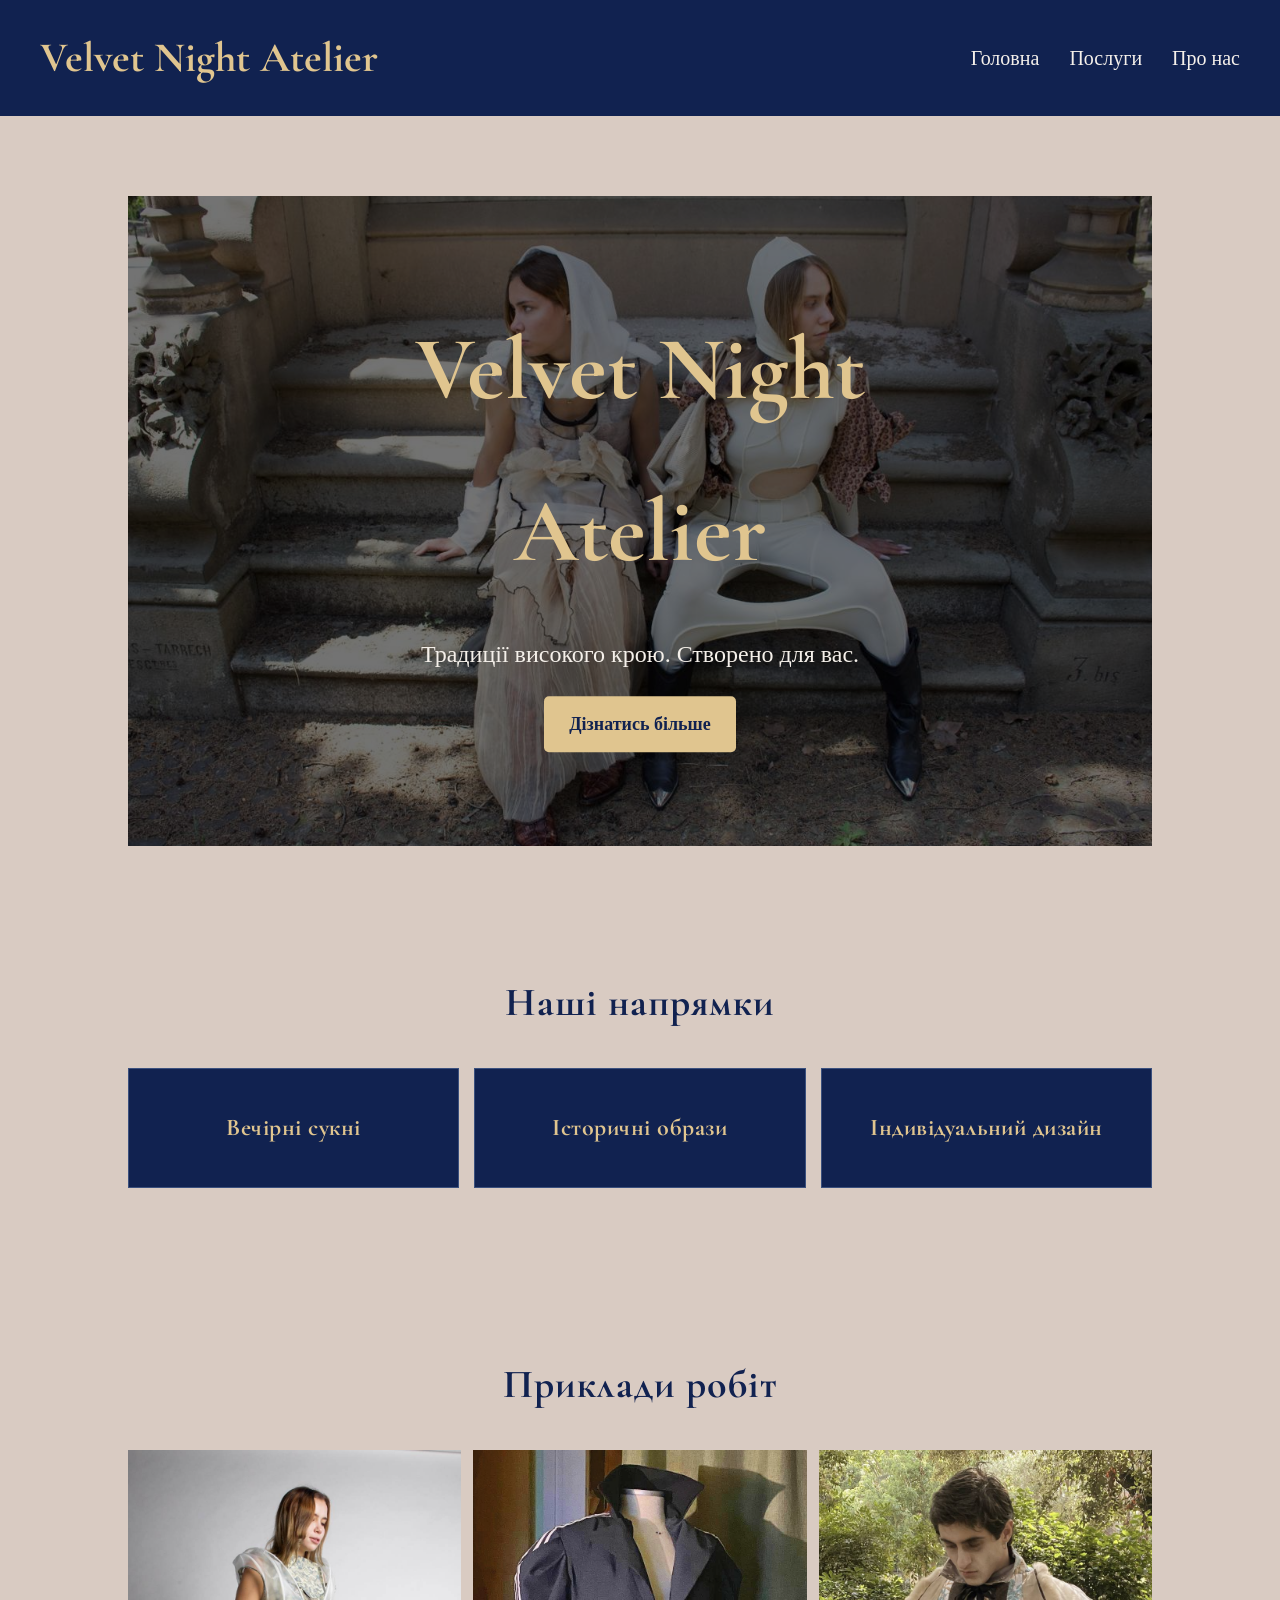
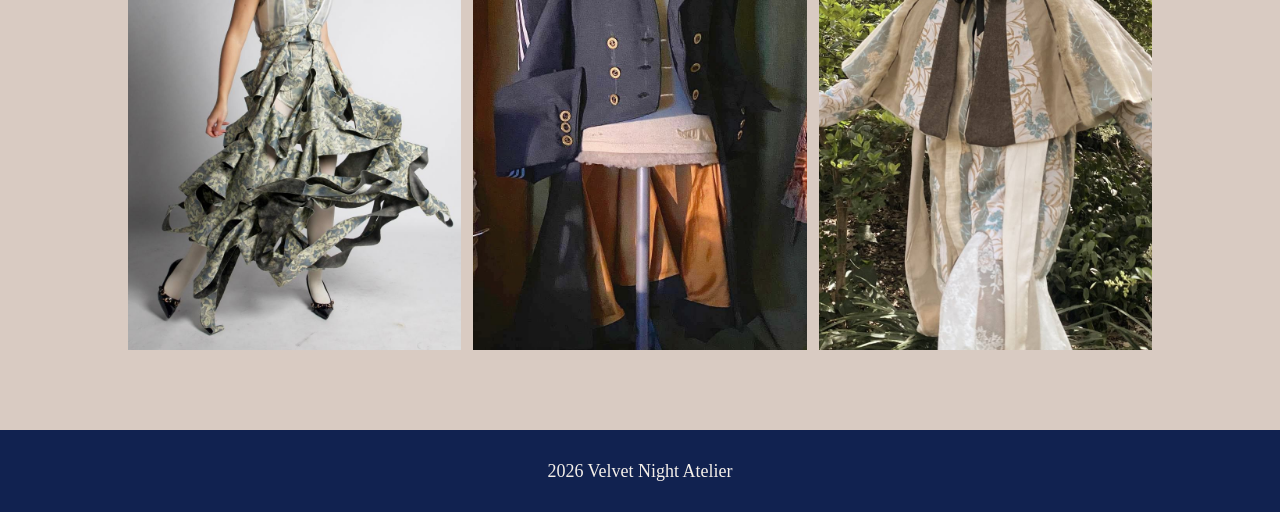
<file: index.html>
<!DOCTYPE html>
<html lang="uk">
<head>
    <meta charset="UTF-8">
    <meta name="viewport" content="width=device-width, initial-scale=1.0">
    <title>Velvet Night Atelier</title>
    <link rel="preconnect" href="https://fonts.googleapis.com">
    <link rel="preconnect" href="https://fonts.gstatic.com" crossorigin>
    <link href="https://fonts.googleapis.com/css2?family=Cormorant+Garamond:wght@300;400;600;700&family=Lora:wght@400;500&display=swap" rel="stylesheet">
    <link rel="stylesheet" href="style.css">
</head>
<body>

<header>
    <div class="logo">Velvet Night Atelier</div>
    <nav>
        <ul>
            <li><a href="index.html">Головна</a></li>
            <li><a href="services.html">Послуги</a></li>
            <li><a href="about.html">Про нас</a></li>
        </ul>
    </nav>
</header>

<section class="hero">
    <img src="images/5.jpg" alt="Ательє">
    <div class="hero-text">
        <h1>Velvet Night Atelier</h1>
        <p>Традиції високого крою. Створено для вас.</p>
        <a href="about.html" class="button">Дізнатись більше</a>
    </div> </section>

<section class="intro">
    <h2>Наші напрямки</h2>
    <div class="features">
        <div><h3>Вечірні сукні</h3></div>
        <div><h3>Історичні образи</h3></div>
        <div><h3>Індивідуальний дизайн</h3></div>
    </div>
</section>

<section class="gallery">
    <h2>Приклади робіт</h2>
    <div class="gallery-grid">
        <img src="images/7.jpg" alt="Робота 1">
        <img src="images/1.jpg" alt="Робота 2">
        <img src="images/6.jpg" alt="Робота 3">
    </div>
</section>

<footer>
    <p>2026 Velvet Night Atelier</p>
</footer>

<script src="script.js"></script>
</body>
</html>
</file>
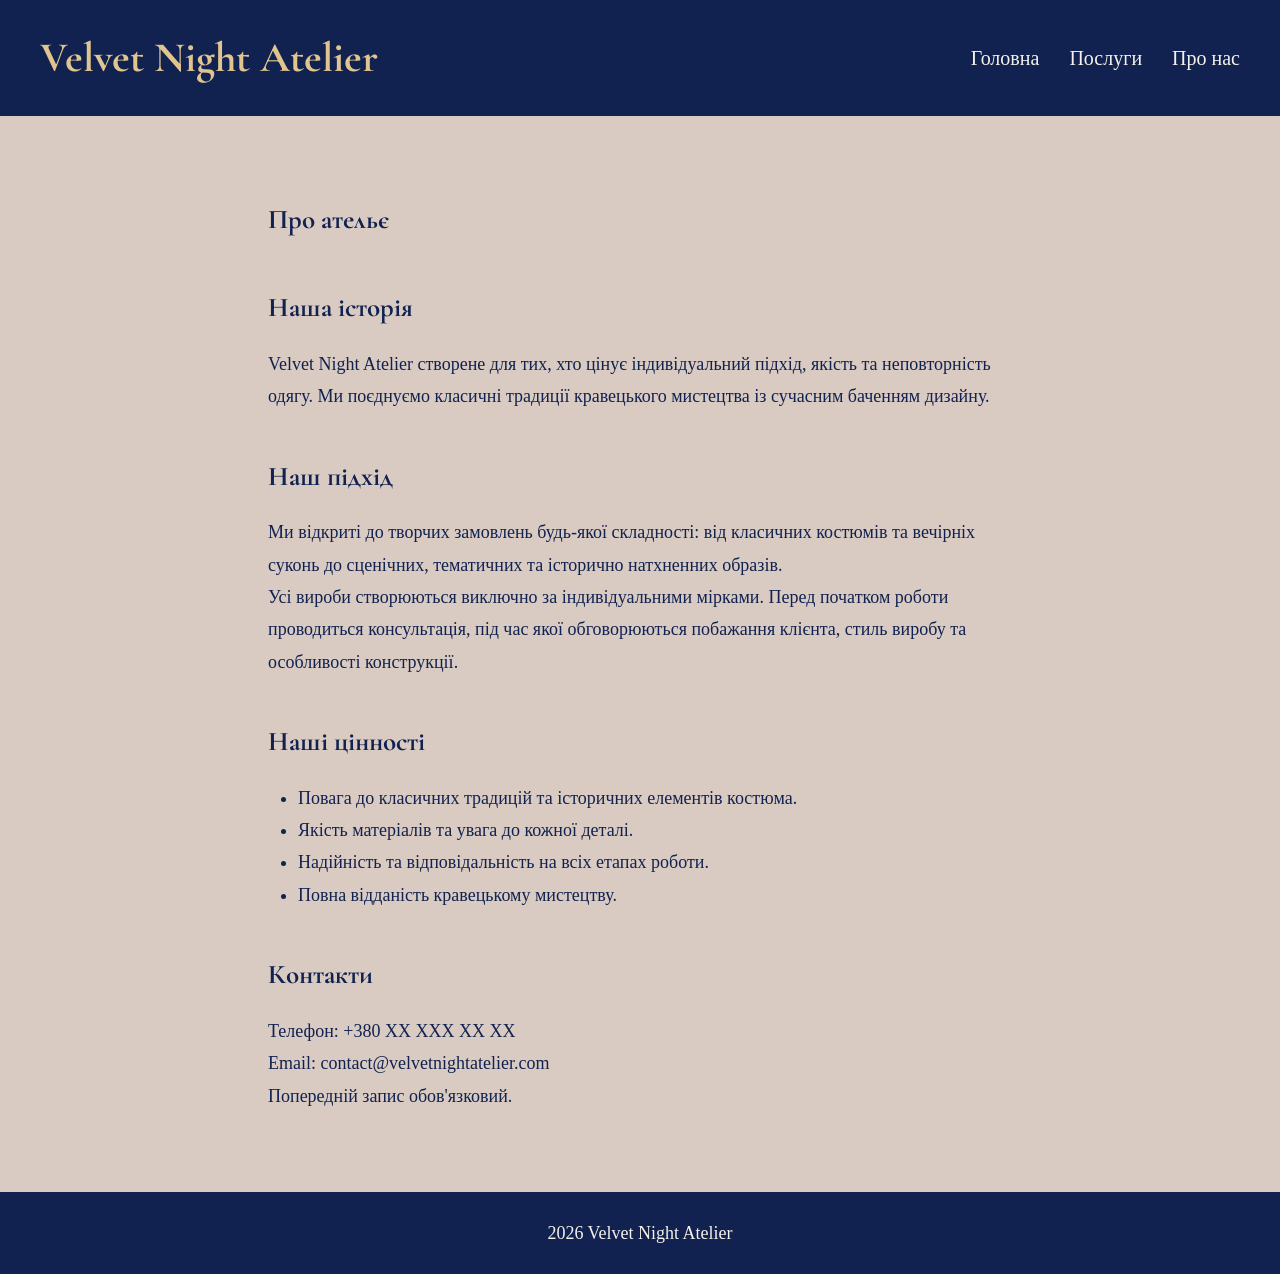
<file: about.html>
<!DOCTYPE html>
<html lang="uk">
<head>
    <meta charset="UTF-8">
    <meta name="viewport" content="width=device-width, initial-scale=1.0">
    <title>Про нас</title>
    <link rel="preconnect" href="https://fonts.googleapis.com">
    <link rel="preconnect" href="https://fonts.gstatic.com" crossorigin>
    <link href="https://fonts.googleapis.com/css2?family=Cormorant+Garamond:wght@300;400;600;700&family=Lora:wght@400;500&display=swap" rel="stylesheet">
    <link rel="stylesheet" href="style.css">
</head>
<body>

<header>
    <div class="logo">Velvet Night Atelier</div>
    <nav>
        <ul>
            <li><a href="index.html">Головна</a></li>
            <li><a href="services.html">Послуги</a></li>
            <li><a href="about.html">Про нас</a></li>
        </ul>
    </nav>
</header>

<section class="about">
    <h1>Про ательє</h1>

    <h2>Наша історія</h2>
    <p>Velvet Night Atelier створене для тих, хто цінує індивідуальний підхід, якість та неповторність одягу. Ми поєднуємо класичні традиції кравецького мистецтва із сучасним баченням дизайну.</p>

    <h2>Наш підхід</h2>
    <p>Ми відкриті до творчих замовлень будь-якої складності: від класичних костюмів та вечірніх суконь до сценічних, тематичних та історично натхненних образів.</p>
    <p>Усі вироби створюються виключно за індивідуальними мірками. Перед початком роботи проводиться консультація, під час якої обговорюються побажання клієнта, стиль виробу та особливості конструкції.</p>

    <h2>Наші цінності</h2>
    <ul>
        <li>Повага до класичних традицій та історичних елементів костюма.</li>
        <li>Якість матеріалів та увага до кожної деталі.</li>
        <li>Надійність та відповідальність на всіх етапах роботи.</li>
        <li>Повна відданість кравецькому мистецтву.</li>
          </ul>

    <h2>Контакти</h2>
    <p>Телефон: +380 XX XXX XX XX</p>
    <p>Email: contact@velvetnightatelier.com</p>
    <p>Попередній запис обов'язковий.</p>
</section>

<footer>
    <p>2026 Velvet Night Atelier</p>
</footer>

<script src="script.js"></script>
</body>
</html>
</file>
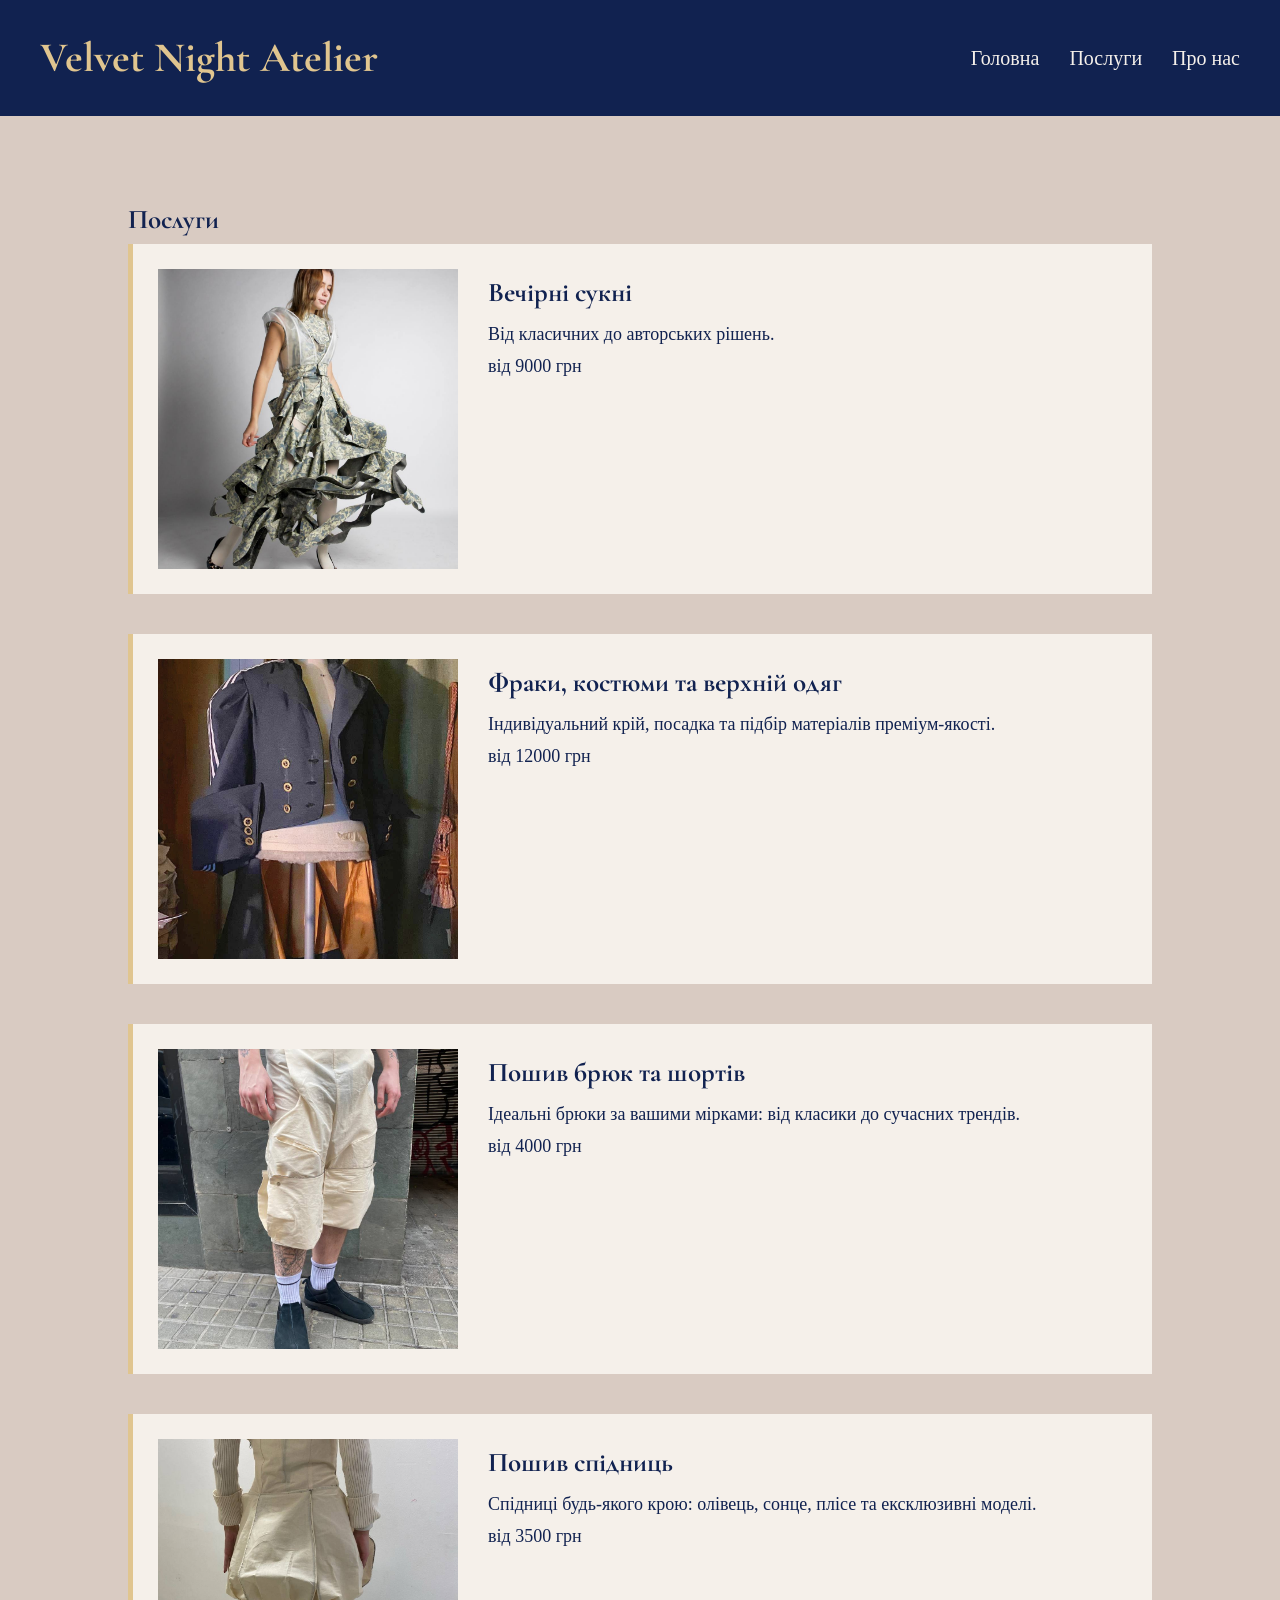
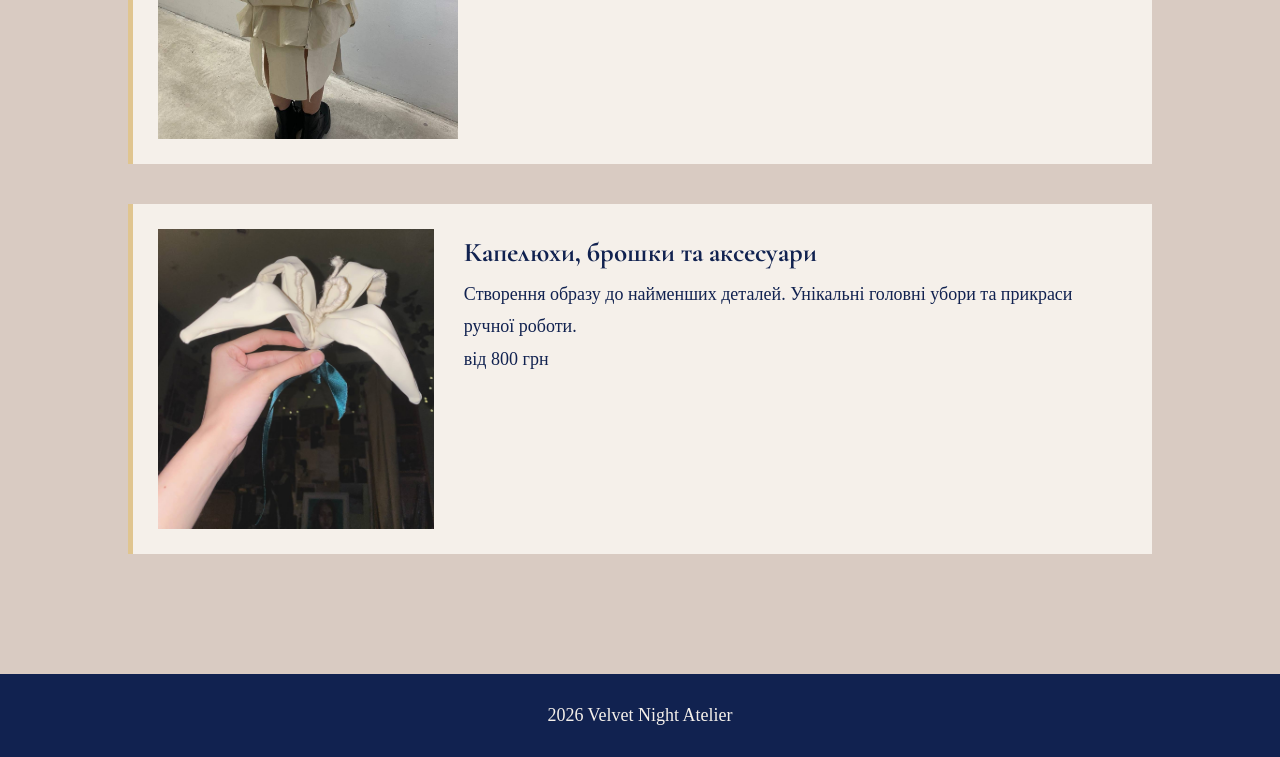
<file: services.html>
<!DOCTYPE html>
<html lang="uk">
<head>
    <meta charset="UTF-8">
    <meta name="viewport" content="width=device-width, initial-scale=1.0">
    <title>Послуги</title>
    <link rel="preconnect" href="https://fonts.googleapis.com">
    <link rel="preconnect" href="https://fonts.gstatic.com" crossorigin>
    <link href="https://fonts.googleapis.com/css2?family=Cormorant+Garamond:wght@300;400;600;700&family=Lora:wght@400;500&display=swap" rel="stylesheet">
    <link rel="stylesheet" href="style.css">
</head>
<body>

<header>
    <div class="logo">Velvet Night Atelier</div>
    <nav>
        <ul>
            <li><a href="index.html">Головна</a></li>
            <li><a href="services.html">Послуги</a></li>
            <li><a href="about.html">Про нас</a></li>
        </ul>
    </nav>
</header>

<section class="services-page">
    <h1>Послуги</h1>

    <div class="service-card">
        <img src="images/7.jpg" alt="Вечірні сукні">
        <div class="service-content">
            <h2>Вечірні сукні</h2>
            <p>Від класичних до авторських рішень.</p>
            <p class="price">від 9000 грн</p>
        </div>
    </div>

    <div class="service-card">
        <img src="images/1.jpg" alt="Пошив фраків, костюмів та верхнього одягу">
        <div class="service-content">
            <h2>Фраки, костюми та верхній одяг</h2>
            <p>Індивідуальний крій, посадка та підбір матеріалів преміум-якості.</p>
            <p class="price">від 12000 грн</p>
        </div>
    </div>

    <div class="service-card">
        <img src="images/3.jpg" alt="Пошив брюк">
        <div class="service-content">
            <h2>Пошив брюк та шортів</h2>
            <p>Ідеальні брюки за вашими мірками: від класики до сучасних трендів.</p>
            <p class="price">від 4000 грн</p>
        </div>
    </div>

    <div class="service-card">
        <img src="images/2.jpg" alt="Пошив спідниць">
        <div class="service-content">
            <h2>Пошив спідниць</h2>
            <p>Спідниці будь-якого крою: олівець, сонце, плісе та ексклюзивні моделі.</p>
            <p class="price">від 3500 грн</p>
        </div>
    </div>

    <div class="service-card">
        <img src="images/4.jpg" alt="Капелюхи та аксесуари">
        <div class="service-content">
            <h2>Капелюхи, брошки та аксесуари</h2>
            <p>Створення образу до найменших деталей. Унікальні головні убори та прикраси ручної роботи.</p>
            <p class="price">від 800 грн</p>
        </div>
    </div>
</section>

<footer>
    <p>2026 Velvet Night Atelier</p>
</footer>

<script src="script.js"></script>
</body>
</html>
</file>
<file: style.css>
* {
    margin: 0;
    padding: 0;
    box-sizing: border-box;
}

body {
    background: #D9CBC2;
    color: #112250;
    font-family: 'Georgia', serif;
    font-size: 18px;
    line-height: 1.8;
}

header {
    background: #112250;
    padding: 20px 40px;
    display: flex;
    justify-content: space-between;
    align-items: center;
}

.logo {
    font-family: 'Cormorant Garamond', serif;
    font-size: 42px;
    color: #E0C58F;
    font-weight: 700; 
}

nav ul {
    display: flex;
    gap: 30px;
    list-style: none;
}

nav a {
    text-decoration: none;
    color: #F5F0EA;
    font-size: 20px;
    transition: 0.3s;      
    display: inline-block;  
}

nav a:hover {
    color: #E0C58F;
}

.hero {
    position: relative;
    height: 90vh;
    overflow: hidden;
}

.hero img {
    width: 100%;
    height: 100%;
    object-fit: cover;
    filter: brightness(45%);
}

.hero-text {
    position: absolute;
    top: 50%;
    left: 50%;
    transform: translate(-50%, -50%);
    text-align: center;
    color: #F5F0EA;
}

.hero-text h1 {
    font-size: 90px;
    font-family: 'Cormorant Garamond', serif;
    color: #E0C58F;
}

.hero-text p {
    font-size: 24px;
    margin: 20px 0;
}

.button {
    display: inline-block;
    padding: 12px 25px;
    background: #E0C58F;
    color: #112250;
    text-decoration: none;
    border-radius: 5px;
    font-weight: bold;
    transition: 0.3s;
}

.button:hover {
    background: #3B507D;
    color: #F5F0EA;
}

section {
    padding: 80px 10%;
}

.intro {
    padding-top: 40px; 
}

h1, h2, h3 {
    font-family: 'Cormorant Garamond', serif;
    color: #112250;
}

.intro h2,
.gallery h2 {
    text-align: center;
    margin-bottom: 30px;
    font-size: 40px;    
    font-weight: 700;   
    letter-spacing: 1px;
}

.features {
    display: grid;
    grid-template-columns: repeat(3, 1fr); 
    gap: 15px;          
}

.features div {
    background: #112250; 
    padding: 40px 20px; 
    text-align: center;
    border: 1px solid #3B507D;
    display: flex;
    align-items: center;
    justify-content: center;
    min-height: 120px;  
}

.features div h3 {
    font-family: 'Cormorant Garamond', serif;
    font-size: 24px;      
    font-weight: 700;     
    line-height: 1.4;     
    letter-spacing: 0.5px;
    color: #E0C58F;     
}

.gallery-grid {
    display: grid;
    grid-template-columns: repeat(3, 1fr);
    gap: 12px;
}

.gallery-grid img {
    width: 100%;
    height: 500px;
    object-fit: cover;
}

.service-card {
    display: flex;
    gap: 30px;
    margin-bottom: 40px;
    background: #F5F0EA;
    padding: 25px;
    border-left: 5px solid #E0C58F;
}

.service-card img {
    width: 300px;
    height: 300px;
    object-fit: cover;
}

.no-image {
    justify-content: center;
    text-align: center;
}

.about {
    max-width: 1000px;
    margin: auto;
}

.about h2 {
    margin-top: 40px;
    margin-bottom: 15px;
}

.about ul {
    margin-left: 30px;
}

footer {
    background: #112250;
    padding: 25px;
    text-align: center;
    color: #F5F0EA;
}

.star {
    position: fixed;
    bottom: -10px;
    background-color: #112250; 
    border-radius: 50%; 
    pointer-events: none; 
    z-index: -1; 
    animation: flyUp linear forwards;
}

@keyframes flyUp {
    0% {
        transform: translateY(0) translateX(0);
        opacity: 0;
    }
    10% {
        opacity: 0.5; 
    }
    90% {
        opacity: 0.5;
    }
    100% {
        
        transform: translateY(-105vh) translateX(50px);
        opacity: 0; 
    }
}
</file>
